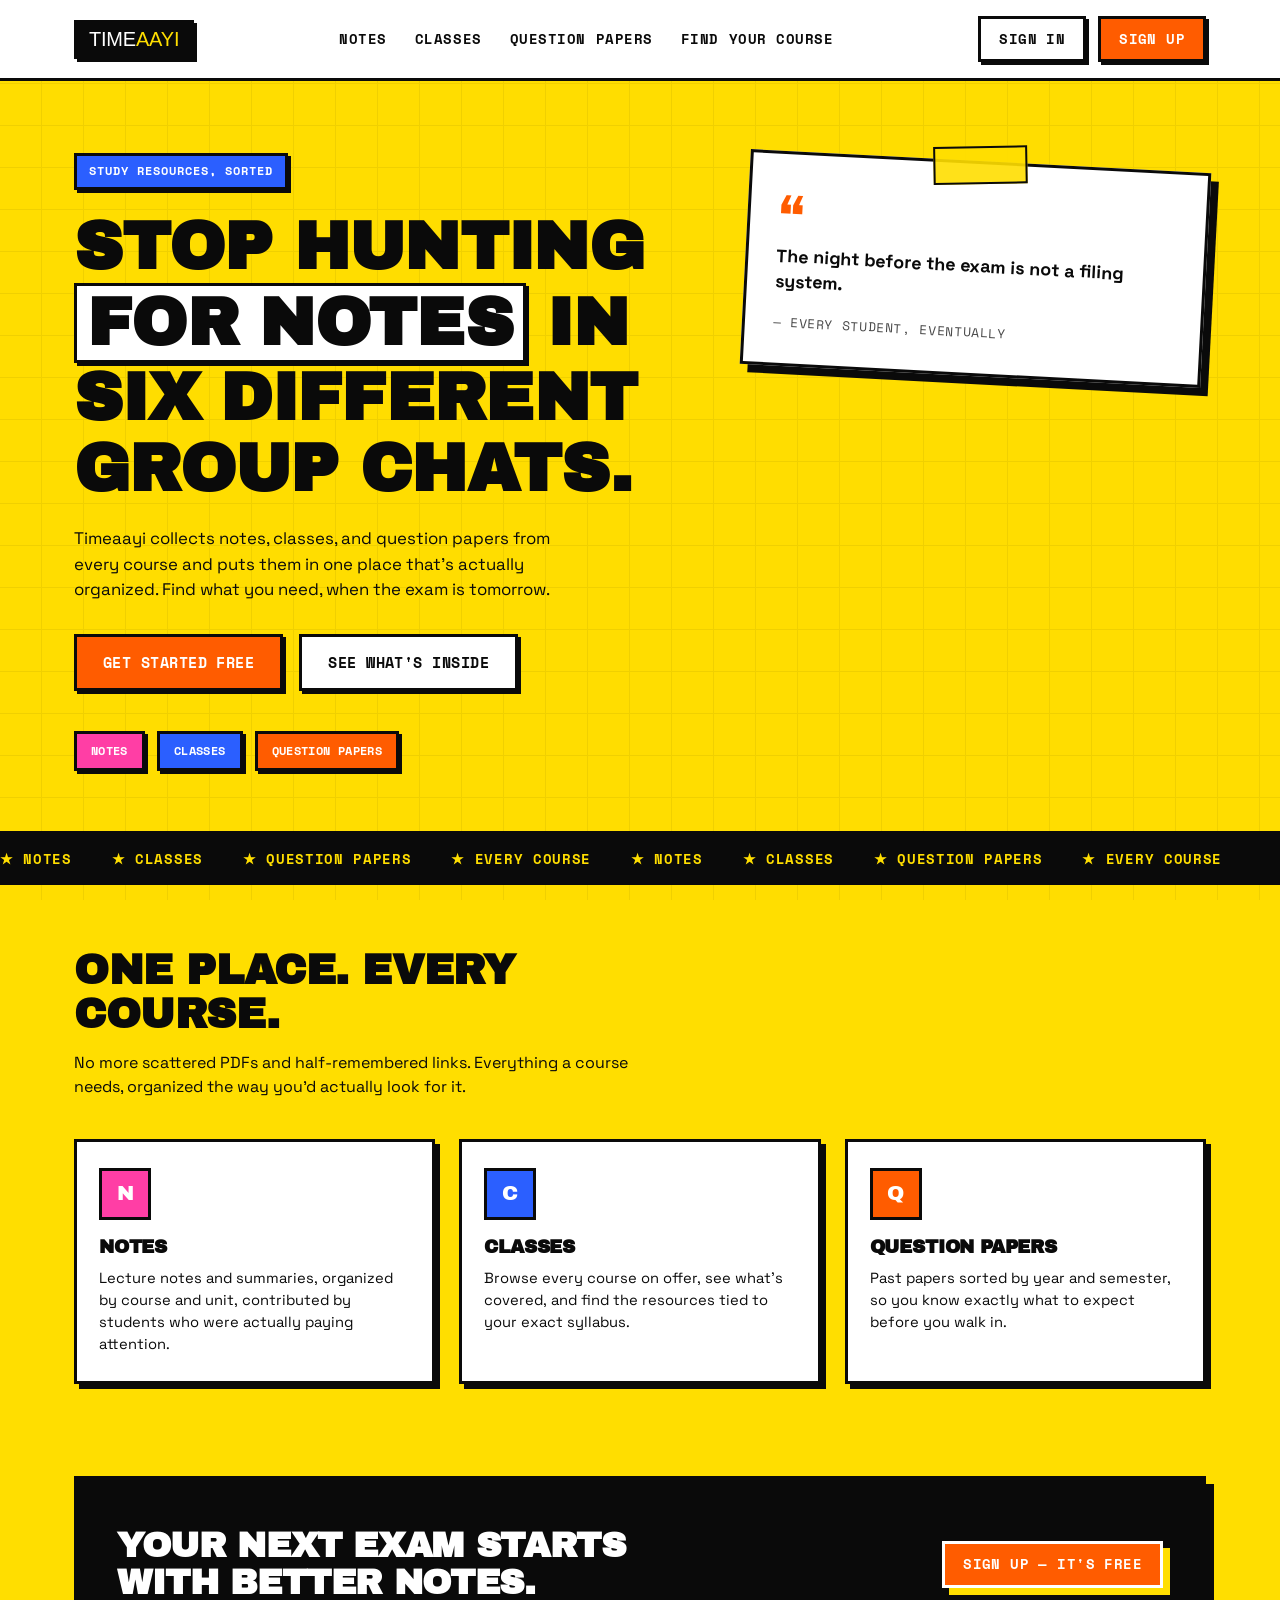
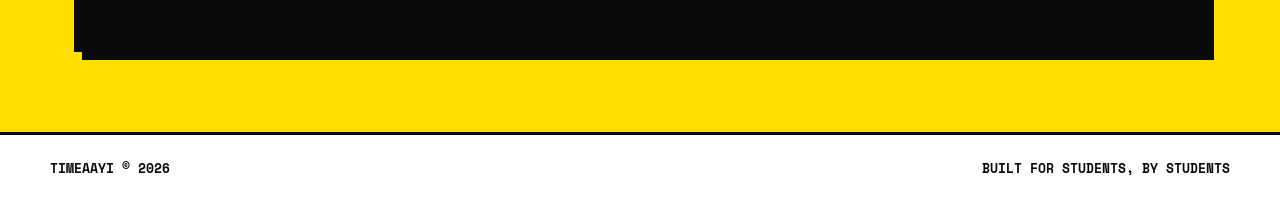
<file: index.html>
<!DOCTYPE html>
<html lang="en">
<head>
<meta charset="UTF-8">
<meta name="viewport" content="width=device-width, initial-scale=1.0">
<title>Timeaayi — Study resources</title>
<meta name="description" content="Timeaayi collects notes, classes, and question papers across every course, in one place.">
<link rel="icon" type="image/png" href="logo.png">
<link rel="preconnect" href="https://fonts.googleapis.com">
<link rel="preconnect" href="https://fonts.gstatic.com" crossorigin>
<link href="https://fonts.googleapis.com/css2?family=Archivo+Black&family=Space+Grotesk:wght@400;500;600;700&family=Space+Mono:wght@400;700&display=swap" rel="stylesheet">
<link rel="stylesheet" href="assets/css/main.css">
<style>
  body {
    background: var(--yellow);
    font-family: 'Space Mono', monospace;
    background-image:
      linear-gradient(var(--black) 1px, transparent 1px),
      linear-gradient(90deg, var(--black) 1px, transparent 1px);
    background-size: 42px 42px;
    background-position: -1px -1px;
    background-attachment: fixed;
  }

  body::before {
    content: "";
    position: fixed;
    inset: 0;
    background: var(--yellow);
    opacity: 0.94;
    z-index: -1;
  }

  .wrap { max-width: 1180px; margin: 0 auto; padding: 0 24px; }

  /* ---------- HERO ---------- */
  .hero { padding: 72px 0 60px; }

  .hero-inner {
    display: grid;
    grid-template-columns: 1.15fr 0.85fr;
    gap: 48px;
    align-items: start;
  }

  .eyebrow {
    display: inline-block;
    background: var(--blue);
    color: var(--white);
    font-weight: 700;
    font-size: 0.78rem;
    text-transform: uppercase;
    letter-spacing: 0.08em;
    padding: 6px 12px;
    border: var(--border);
    box-shadow: var(--shadow-sm);
    margin-bottom: 22px;
  }

  .hero h1 {
    font-size: clamp(2.4rem, 5.4vw, 4.2rem);
    margin-bottom: 22px;
  }

  .hero h1 .highlight {
    background: var(--white);
    box-shadow: var(--shadow-sm);
    border: var(--border);
    padding: 2px 10px;
    display: inline-block;
  }

  .hero p.lead {
    font-family: 'Space Grotesk', sans-serif;
    font-size: 1.05rem;
    max-width: 46ch;
    margin-bottom: 32px;
    font-weight: 400;
  }

  .hero-ctas { display: flex; gap: 16px; flex-wrap: wrap; margin-bottom: 40px; }
  .hero-ctas .btn { padding: 14px 26px; font-size: 0.95rem; }

  .resource-tags { display: flex; gap: 12px; flex-wrap: wrap; }

  .tag {
    font-size: 0.78rem;
    font-weight: 700;
    text-transform: uppercase;
    letter-spacing: 0.03em;
    background: var(--white);
    border: var(--border);
    padding: 8px 14px;
    box-shadow: var(--shadow-sm);
  }
  .tag.notes { background: var(--pink); color: var(--white); }
  .tag.classes { background: var(--blue); color: var(--white); }
  .tag.papers { background: var(--orange); color: var(--white); }

  /* ---------- QUOTE STICKY NOTE ---------- */
  .quote-note {
    background: var(--white);
    border: var(--border);
    box-shadow: var(--shadow-lg);
    padding: 34px 28px 30px;
    transform: rotate(3deg);
    position: relative;
    margin-top: 8px;
  }
  .quote-note::before {
    content: "";
    position: absolute;
    top: -18px;
    left: 50%;
    transform: translateX(-50%) rotate(-4deg);
    width: 90px;
    height: 34px;
    background: rgba(255, 222, 0, 0.9);
    border: 2px solid var(--black);
  }
  .quote-mark {
    font-family: 'Archivo Black', sans-serif;
    font-size: 3.2rem;
    line-height: 1;
    color: var(--orange);
    display: block;
    margin-bottom: 4px;
  }
  .quote-note p { font-size: 1.12rem; font-weight: 700; line-height: 1.4; margin-bottom: 16px; font-family: 'Space Grotesk', sans-serif; }
  .quote-attr { font-size: 0.8rem; font-weight: 400; text-transform: uppercase; letter-spacing: 0.05em; opacity: 0.75; }

  /* ---------- STRIP / MARQUEE ---------- */
  .strip {
    border-top: var(--border);
    border-bottom: var(--border);
    background: var(--black);
    color: var(--yellow);
    overflow: hidden;
    white-space: nowrap;
    padding: 12px 0;
  }
  .strip-track {
    display: inline-flex;
    gap: 40px;
    animation: scroll-left 15s linear infinite;
    font-weight: 700;
    text-transform: uppercase;
    font-size: 0.85rem;
    letter-spacing: 0.05em;
  }
  .strip-track span { flex-shrink: 0; }
  @keyframes scroll-left {
    from { transform: translateX(2000px); }
    to { transform: translateX(-100%); }
  }

  /* ---------- WHAT WE OFFER ---------- */
  .offer { padding: 64px 0 72px; }
  .offer-head { max-width: 60ch; margin-bottom: 40px; }
  .offer-head h2 { font-size: clamp(1.8rem, 3.6vw, 2.6rem); margin-bottom: 14px; }
  .offer-head p { font-family: 'Space Grotesk', sans-serif; }
  .offer-grid { display: grid; grid-template-columns: repeat(3, 1fr); gap: 24px; }

  .card {
    background: var(--white);
    border: var(--border);
    box-shadow: var(--shadow-md);
    padding: 26px 22px;
    transition: transform 0.12s ease, box-shadow 0.12s ease;
  }
  .card:hover { transform: translate(-3px, -3px); box-shadow: 10px 10px 0px var(--black); }

  .card .icon-block {
    width: 52px;
    height: 52px;
    border: var(--border);
    display: flex;
    align-items: center;
    justify-content: center;
    font-family: 'Archivo Black', sans-serif;
    font-size: 1.3rem;
    margin-bottom: 18px;
  }
  .card:nth-child(1) .icon-block { background: var(--pink); color: var(--white); }
  .card:nth-child(2) .icon-block { background: var(--blue); color: var(--white); }
  .card:nth-child(3) .icon-block { background: var(--orange); color: var(--white); }
  .card h3 { font-size: 1.15rem; margin-bottom: 10px; }
  .card p { font-size: 0.92rem; font-weight: 400; font-family: 'Space Grotesk', sans-serif; }

  /* ---------- FOOTER CTA ---------- */
  .final-cta { padding: 20px 0 80px; }
  .final-cta-box {
    background: var(--black);
    color: var(--white);
    border: var(--border);
    box-shadow: var(--shadow-lg);
    padding: 48px 40px;
    display: flex;
    align-items: center;
    justify-content: space-between;
    gap: 24px;
    flex-wrap: wrap;
  }
  .final-cta-box h2 { font-size: clamp(1.6rem, 3.4vw, 2.2rem); max-width: 24ch; }
  .final-cta-box .btn-primary { box-shadow: 7px 7px 0px var(--yellow); border-color: var(--white); }
  .final-cta-box .btn-primary:hover { box-shadow: 10px 10px 0px var(--yellow); }
  .final-cta-box .btn-primary:active { box-shadow: 2px 2px 0px var(--yellow); }

  @media (max-width: 860px) {
    .hero-inner { grid-template-columns: 1fr; }
    .quote-note { transform: rotate(0deg); max-width: 460px; }
    .offer-grid { grid-template-columns: 1fr; }
  }
  @media (max-width: 720px) {
    .final-cta-box { flex-direction: column; align-items: flex-start; }
  }
</style>
</head>
<body>

<header class="site-header">
  <nav class="site-nav" id="siteNav">
    <a href="index.html#top" class="site-logo brand">time<span>aayi</span></a>
    <ul class="nav-links">
      <li><a href="#offer">Notes</a></li>
      <li><a href="#offer">Classes</a></li>
      <li><a href="#offer">Question Papers</a></li>
      <li><a href="#offer">Find your course</a></li>
    </ul>
    <div class="auth-buttons" id="authButtons">
      <a href="#top" class="btn">Sign In</a>
      <a href="#top" class="btn btn-primary">Sign Up</a>
    </div>
    <button class="menu-toggle" id="menuToggle" aria-label="Toggle navigation menu" aria-expanded="false">☰</button>
  </nav>
</header>

<main id="top">
  <section class="hero">
    <div class="wrap hero-inner">
      <div>
        <span class="eyebrow">Study resources, sorted</span>
        <h1>Stop hunting <span class="highlight">for notes</span> in six different group chats.</h1>
        <p class="lead">Timeaayi collects notes, classes, and question papers from every course and puts them in one place that's actually organized. Find what you need, when the exam is tomorrow.</p>
        <div class="hero-ctas">
          <a href="select-course.html" class="btn btn-primary">Get started free</a>
          <a href="select-course.html" class="btn">See what's inside</a>
        </div>
        <div class="resource-tags">
          <span class="tag notes">Notes</span>
          <span class="tag classes">Classes</span>
          <span class="tag papers">Question Papers</span>
        </div>
      </div>

      <div class="quote-note">
        <span class="quote-mark">&ldquo;</span>
        <p>The night before the exam is not a filing system.</p>
        <span class="quote-attr">— every student, eventually</span>
      </div>
    </div>
  </section>

  <div class="strip" aria-hidden="true">
    <div class="strip-track">
      <span>★ NOTES</span><span>★ CLASSES</span><span>★ QUESTION PAPERS</span><span>★ EVERY COURSE</span>
      <span>★ NOTES</span><span>★ CLASSES</span><span>★ QUESTION PAPERS</span><span>★ EVERY COURSE</span>
    </div>
  </div>

  <section class="offer" id="offer">
    <div class="wrap">
      <div class="offer-head">
        <h2>One place. Every course.</h2>
        <p>No more scattered PDFs and half-remembered links. Everything a course needs, organized the way you'd actually look for it.</p>
      </div>
      <div class="offer-grid">
        <div class="card">
          <div class="icon-block">N</div>
          <h3>Notes</h3>
          <p>Lecture notes and summaries, organized by course and unit, contributed by students who were actually paying attention.</p>
        </div>
        <div class="card">
          <div class="icon-block">C</div>
          <h3>Classes</h3>
          <p>Browse every course on offer, see what's covered, and find the resources tied to your exact syllabus.</p>
        </div>
        <div class="card">
          <div class="icon-block">Q</div>
          <h3>Question Papers</h3>
          <p>Past papers sorted by year and semester, so you know exactly what to expect before you walk in.</p>
        </div>
      </div>
    </div>
  </section>

  <section class="final-cta">
    <div class="wrap">
      <div class="final-cta-box">
        <h2>Your next exam starts with better notes.</h2>
        <a href="#top" class="btn btn-primary">Sign up — it's free</a>
      </div>
    </div>
  </section>
</main>

<footer class="site-footer">
  <div class="footer-inner">
    <span>Timeaayi © 2026</span>
    <span>Built for students, by students</span>
  </div>
</footer>

<script src="assets/js/app.js"></script>
<script>
  const menuToggle = document.getElementById('menuToggle');
  const nav = document.getElementById('siteNav');

  menuToggle.addEventListener('click', () => {
    const isOpen = nav.classList.toggle('open');
    menuToggle.setAttribute('aria-expanded', isOpen);
    menuToggle.textContent = isOpen ? '✕' : '☰';
  });

  document.querySelectorAll('.nav-links a').forEach(link => {
    link.addEventListener('click', () => {
      nav.classList.remove('open');
      menuToggle.setAttribute('aria-expanded', 'false');
      menuToggle.textContent = '☰';
    });
  });

  TimeaayiAuth.renderAuthButtons('authButtons');
</script>

</body>
</html>
</file>
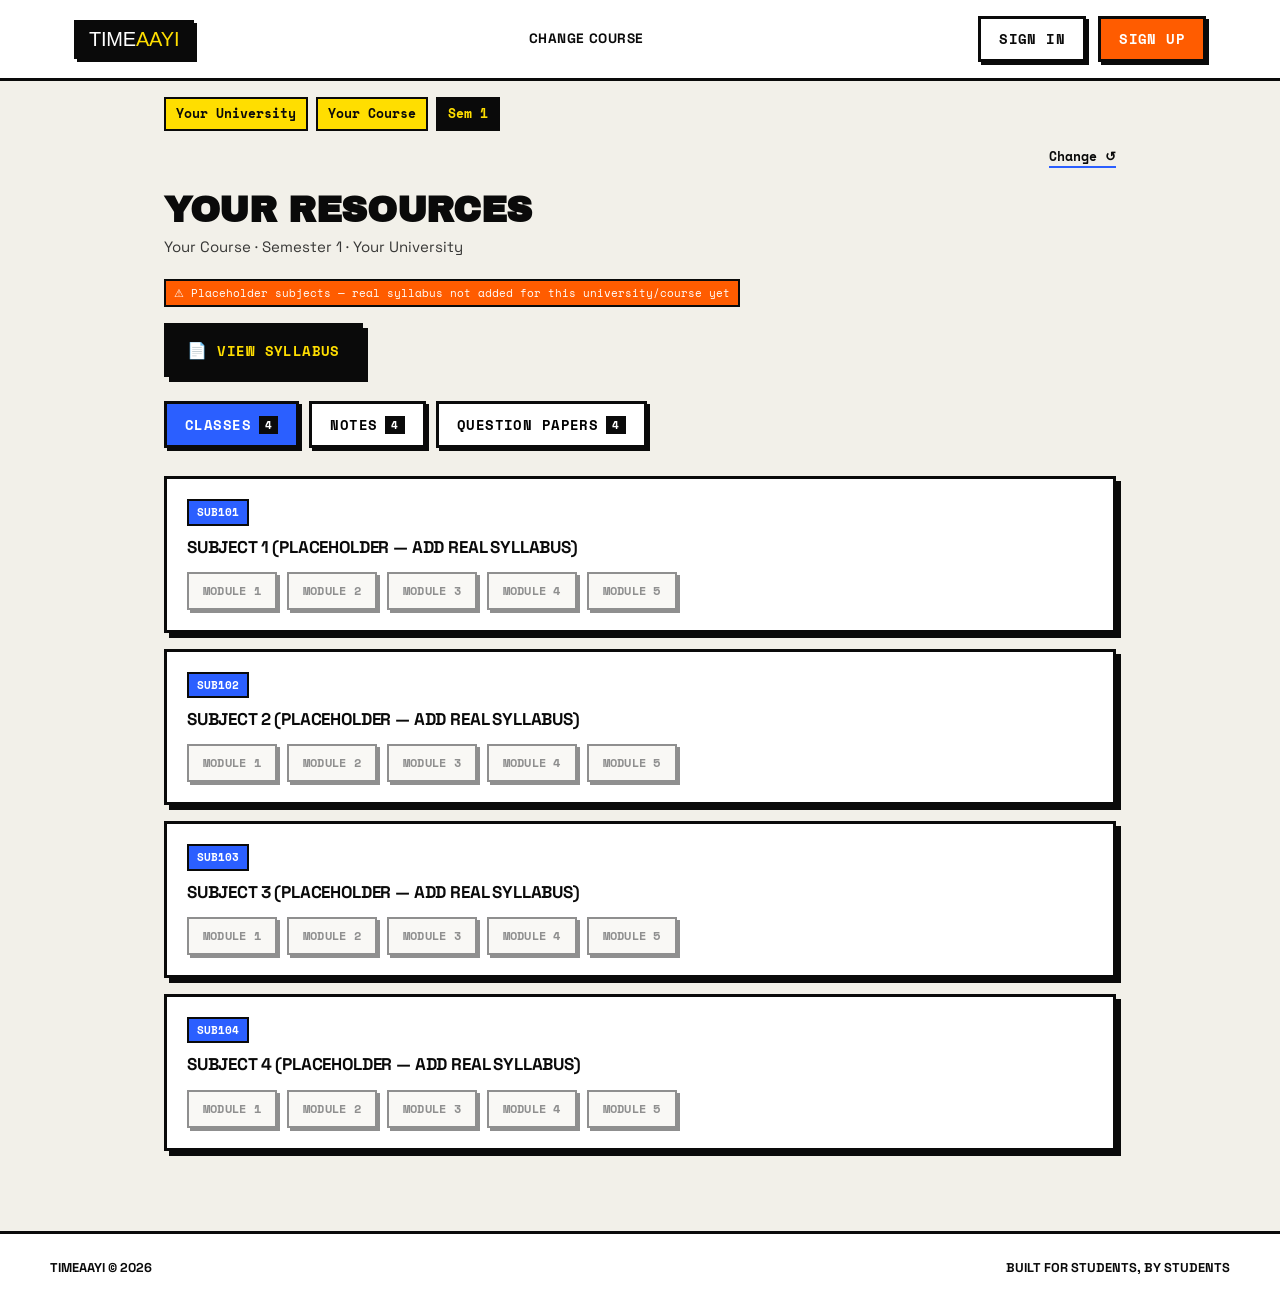
<file: resources.html>
<!DOCTYPE html>
<html lang="en">
<head>
<meta charset="UTF-8">
<meta name="viewport" content="width=device-width, initial-scale=1.0">
<title>Your Resources — Timeaayi</title>
<link rel="icon" type="image/png" href="logo.png">
<link rel="preconnect" href="https://fonts.googleapis.com">
<link href="https://fonts.googleapis.com/css2?family=Archivo+Black&family=Space+Grotesk:wght@400;500;600;700&family=Space+Mono:wght@400;700&display=swap" rel="stylesheet">
<link rel="stylesheet" href="assets/css/main.css">
<style>
  body { background: var(--gray); min-height: 100vh; }

  .page-header-row {
    max-width: 1000px;
    margin: 0 auto;
    padding: 16px 24px 0;
    display: flex;
    justify-content: flex-end;
  }

  .change-link {
    font-family: 'Space Mono', monospace;
    font-size: 13px;
    font-weight: 700;
    color: var(--black);
    text-decoration: none;
    border-bottom: 2px solid var(--blue);
  }
  .change-link:hover { color: var(--blue); }

  .breadcrumb {
    display: flex;
    align-items: center;
    gap: 8px;
    flex-wrap: wrap;
    font-family: 'Space Mono', monospace;
    font-size: 13px;
    max-width: 1000px;
    margin: 16px auto 0;
    padding: 0 24px;
  }

  .crumb { background: var(--yellow); border: 2px solid var(--black); padding: 5px 10px; font-weight: 700; }
  .crumb.sem { background: var(--black); color: var(--yellow); }

  main { max-width: 1000px; margin: 0 auto; padding: 24px 24px 80px; }

  h1 { font-size: clamp(26px, 4vw, 36px); margin-bottom: 6px; }
  .subhead { font-size: 15px; margin-bottom: 20px; opacity: 0.8; }

  /* ---------- Syllabus button ---------- */
  .syllabus-row { margin-bottom: 24px; }

  .syllabus-btn {
    display: inline-flex;
    align-items: center;
    gap: 10px;
    font-family: 'Space Mono', monospace;
    font-weight: 700;
    font-size: 14px;
    text-transform: uppercase;
    letter-spacing: 0.03em;
    background: var(--black);
    color: var(--yellow);
    border: var(--border);
    padding: 12px 20px;
    box-shadow: var(--shadow-md);
    cursor: pointer;
    text-decoration: none;
    transition: transform 0.1s ease, box-shadow 0.1s ease;
  }
  .syllabus-btn:hover { transform: translate(-3px, -3px); box-shadow: 8px 8px 0px var(--black); }
  .syllabus-btn:active { transform: translate(2px, 2px); box-shadow: 2px 2px 0px var(--black); }
  .syllabus-btn .icon { font-size: 16px; }

  .placeholder-note {
    display: none;
    margin-top: 10px;
    font-family: 'Space Mono', monospace;
    font-size: 12px;
    background: var(--white);
    border: 2px dashed var(--black);
    padding: 8px 12px;
    max-width: fit-content;
  }
  .placeholder-note.show { display: block; }

  .tabs { display: flex; gap: 10px; margin-bottom: 28px; flex-wrap: wrap; }

  .tab {
    font-family: 'Space Mono', monospace;
    font-weight: 700;
    font-size: 14px;
    text-transform: uppercase;
    letter-spacing: 0.03em;
    background: var(--white);
    border: var(--border);
    padding: 10px 18px;
    cursor: pointer;
    box-shadow: var(--shadow-sm);
    transition: transform 0.1s ease, box-shadow 0.1s ease, background 0.1s ease;
    display: flex;
    align-items: center;
    gap: 8px;
  }
  .tab:hover { transform: translate(-2px, -2px); box-shadow: var(--shadow-md); }
  .tab .count { background: var(--black); color: var(--white); font-size: 11px; padding: 1px 6px; }

  .tab.active[data-tab="classes"] { background: var(--blue); color: var(--white); }
  .tab.active[data-tab="notes"] { background: var(--yellow); }
  .tab.active[data-tab="papers"] { background: var(--orange); color: var(--white); }

  .panel { display: none; }
  .panel.active { display: block; }

  /* ---------- Subject list (replaces the old resource-card grid) ---------- */
  .subject-list { display: flex; flex-direction: column; gap: 16px; }

  .subject-card {
    background: var(--white);
    border: var(--border);
    box-shadow: var(--shadow-md);
    padding: 20px;
    transition: transform 0.1s ease, box-shadow 0.1s ease;
  }
  .subject-card:hover { transform: translate(-3px, -3px); box-shadow: var(--shadow-lg); }

  .card-tag {
    font-family: 'Space Mono', monospace;
    font-size: 11px;
    font-weight: 700;
    text-transform: uppercase;
    display: inline-block;
    padding: 3px 8px;
    border: 2px solid var(--black);
    margin-bottom: 10px;
  }
  .panel[data-panel="classes"] .card-tag { background: var(--blue); color: var(--white); }
  .panel[data-panel="notes"] .card-tag { background: var(--yellow); }
  .panel[data-panel="papers"] .card-tag { background: var(--orange); color: var(--white); }

  .subject-card h3 {
    font-family: 'Space Grotesk', sans-serif;
    font-size: 17px;
    font-weight: 700;
    line-height: 1.3;
    margin-bottom: 14px;
  }

  .module-row { display: flex; flex-wrap: wrap; gap: 10px; }

  .module-btn {
    font-family: 'Space Mono', monospace;
    font-size: 12px;
    font-weight: 700;
    text-transform: uppercase;
    letter-spacing: 0.02em;
    background: var(--white);
    border: 2px solid var(--black);
    padding: 8px 14px;
    box-shadow: 3px 3px 0px var(--black);
    text-decoration: none;
    color: var(--black);
    cursor: pointer;
    transition: transform 0.1s ease, box-shadow 0.1s ease, background 0.1s ease;
  }
  .module-btn:hover { transform: translate(-2px, -2px); box-shadow: 5px 5px 0px var(--black); background: var(--gray); }
  .module-btn:active { transform: translate(1px, 1px); box-shadow: 1px 1px 0px var(--black); }

  .panel[data-panel="classes"] .module-btn:hover { background: var(--blue); color: var(--white); }
  .panel[data-panel="notes"] .module-btn:hover { background: var(--yellow); }
  .panel[data-panel="papers"] .module-btn:hover { background: var(--orange); color: var(--white); }

  /* Buttons with no URL yet — visibly inactive, no hover lift, no shadow travel */
  .module-btn.module-btn--disabled {
    background: var(--gray);
    color: var(--black);
    opacity: 0.45;
    cursor: not-allowed;
    box-shadow: 3px 3px 0px var(--black);
  }
  .module-btn.module-btn--disabled:hover,
  .module-btn.module-btn--disabled:active {
    transform: none;
    box-shadow: 3px 3px 0px var(--black);
    background: var(--gray);
    color: var(--black);
  }

  .empty {
    border: 3px dashed var(--black);
    padding: 40px 24px;
    text-align: center;
    font-family: 'Space Mono', monospace;
    font-size: 14px;
    opacity: 0.75;
  }

  .fallback-flag {
    font-family: 'Space Mono', monospace;
    font-size: 11px;
    background: var(--orange);
    color: var(--white);
    border: 2px solid var(--black);
    padding: 4px 8px;
    display: inline-block;
    margin-bottom: 16px;
  }

  @media (max-width: 600px) {
    .page-header-row { justify-content: flex-start; }
  }
</style>
</head>
<body>
  <header class="site-header">
    <nav class="site-nav" id="siteNav">
      <a href="index.html" class="site-logo brand">time<span>aayi</span></a>
      <ul class="nav-links">
        <li><a href="select-course.html">Change course</a></li>
      </ul>
      <div class="auth-buttons" id="authButtons">
        <a href="signin.html" class="btn">Sign In</a>
        <a href="signup.html" class="btn btn-primary">Sign Up</a>
      </div>
      <button class="menu-toggle" id="menuToggle" aria-label="Toggle navigation menu" aria-expanded="false">☰</button>
    </nav>
  </header>

  <div class="breadcrumb" id="breadcrumb"></div>
  <div class="page-header-row">
    <a href="select-course.html" class="change-link">Change ↺</a>
  </div>

  <main>
    <h1 id="pageTitle">Your resources</h1>
    <p class="subhead" id="pageSub">Everything for this semester, in one place.</p>

    <div id="fallbackFlag"></div>

    <div class="syllabus-row">
      <a href="#" class="syllabus-btn" id="syllabusBtn"><span class="icon">📄</span> View Syllabus</a>
      
    </div>

    <div class="tabs">
      <button class="tab active" data-tab="classes">Classes <span class="count" id="countClasses">0</span></button>
      <button class="tab" data-tab="notes">Notes <span class="count" id="countNotes">0</span></button>
      <button class="tab" data-tab="papers">Question Papers <span class="count" id="countPapers">0</span></button>
    </div>

    <section class="panel active" data-panel="classes">
      <div class="subject-list" id="gridClasses"></div>
    </section>

    <section class="panel" data-panel="notes">
      <div class="subject-list" id="gridNotes"></div>
    </section>

    <section class="panel" data-panel="papers">
      <div class="subject-list" id="gridPapers"></div>
    </section>
  </main>

  <footer class="site-footer">
    <div class="footer-inner">
      <span>Timeaayi © 2026</span>
      <span>Built for students, by students</span>
    </div>
  </footer>

<script src="assets/js/app.js"></script>
<script src="data/manifest.js"></script>
<script>
  // ---- Read selection from URL ----
  // select-course.html already sends both the machine key (university/course)
  // and the display label (universityLabel/courseLabel) — we need the keys
  // to look up real syllabus data, and the labels just for the breadcrumb text.
  const params = new URLSearchParams(window.location.search);
  const universityKey   = params.get('university') || '';
  const courseKey       = params.get('course') || '';
  const universityLabel = params.get('universityLabel') || 'Your University';
  const courseLabel     = params.get('courseLabel') || 'Your Course';
  const semester        = parseInt(params.get('semester') || '1', 10);

  document.getElementById('breadcrumb').innerHTML = `
    <span class="crumb">${universityLabel}</span>
    <span class="crumb">${courseLabel}</span>
    <span class="crumb sem">Sem ${semester}</span>
  `;
  document.getElementById('pageSub').textContent =
    `${courseLabel} · Semester ${semester} · ${universityLabel}`;

  // =====================================================================
  // COURSE DATA LOADING
  // resources.html no longer contains any syllabus data itself.
  // COURSE_MANIFEST (from data/manifest.js, loaded just above this script) maps
  // "university:course" -> a data file. We load that one file with a
  // dynamically-injected <script> tag, which populates window.COURSE_DATA.
  //
  // Using a <script> tag (not fetch()) is deliberate: fetch() of a local
  // file is blocked by the browser when the site is opened directly as
  // file:// (no server), which is how this project is still tested
  // locally. <script> tags aren't subject to that restriction, so this
  // works identically both locally and once deployed.
  //
  // To add a new course: create /data/<uni>-<course>.js in the same shape
  // (window.COURSE_DATA = { meta, semesters }), then add one line to
  // data/manifest.js. Nothing here needs to change.
  // =====================================================================
  const manifestKey = `${universityKey}:${courseKey}`;
  const dataFilePath = window.COURSE_MANIFEST ? window.COURSE_MANIFEST[manifestKey] : undefined;

  // Used whenever the manifest has no entry for the chosen university/course
  // (e.g. it hasn't been built yet). Clearly labeled as placeholder so it's
  // obvious in the UI it isn't real.
  function fallbackSubjects(sem) {
    return [
      { code: `SUB${sem}01`, name: 'Subject 1 (placeholder — add real syllabus)' },
      { code: `SUB${sem}02`, name: 'Subject 2 (placeholder — add real syllabus)' },
      { code: `SUB${sem}03`, name: 'Subject 3 (placeholder — add real syllabus)' },
      { code: `SUB${sem}04`, name: 'Subject 4 (placeholder — add real syllabus)' },
    ];
  }

  function showFallbackFlag() {
    document.getElementById('fallbackFlag').innerHTML =
      `<span class="fallback-flag">⚠ Placeholder subjects — real syllabus not added for this university/course yet</span>`;
  }

  // ---- Module / year labels for the 5 buttons per subject ----
  const MODULES = ['Module 1', 'Module 2', 'Module 3', 'Module 4', 'Module 5'];

  // Fallback only — used for placeholder subjects that have no course data
  // (and therefore no meta.paperYears) behind them at all.
  const CURRENT_YEAR = new Date().getFullYear();
  const DEFAULT_YEARS = Array.from({ length: 5 }, (_, i) => CURRENT_YEAR - i);

  // ---- Render a subject list for one tab ----
  // kind: 'classes' | 'notes' | 'papers' — determines button labels and tag color (via CSS)
  // years: the specific year list to use for the 'papers' tab (from
  //   COURSE_DATA.meta.paperYears when real course data is loaded).
  function renderSubjectList(gridId, kind, subjects, years) {
    const grid = document.getElementById(gridId);
    if (!subjects.length) {
      grid.innerHTML = `<div class="empty">Nothing uploaded here yet. Check back soon, or be the first to add one.</div>`;
      return;
    }

    const labels = kind === 'papers' ? years : MODULES;

    grid.innerHTML = subjects.map(sub => {
      const buttons = labels.map(label => {
        const url = sub.links?.[kind]?.[label];
        if (url) {
          // Real file — normal working link, opens in a new tab.
          return `<a href="${url}" target="_blank" rel="noopener" class="module-btn">${label}</a>`;
        }
        // No URL yet — render as inert, visibly disabled, no dead href.
        return `<span class="module-btn module-btn--disabled" title="Not added yet">${label}</span>`;
      }).join('');

      return `
        <div class="subject-card">
          <span class="card-tag">${sub.code}</span>
          <h3>${sub.name}</h3>
          <div class="module-row">${buttons}</div>
        </div>
      `;
    }).join('');
  }

  // ---- Once we have subjects (real or fallback), render the whole page ----
  function renderPage(subjects, syllabusUrl, years) {
    const paperYears = years || DEFAULT_YEARS;
    renderSubjectList('gridClasses', 'classes', subjects, paperYears);
    renderSubjectList('gridNotes', 'notes', subjects, paperYears);
    renderSubjectList('gridPapers', 'papers', subjects, paperYears);

    document.getElementById('countClasses').textContent = subjects.length;
    document.getElementById('countNotes').textContent = subjects.length;
    document.getElementById('countPapers').textContent = subjects.length;

    // Buttons with a real link (rendered as <a>) navigate normally — no JS
    // needed. Buttons with no link yet are rendered as inert <span>s (see
    // renderSubjectList), so there's nothing to wire up for those either.

    document.getElementById('syllabusBtn').addEventListener('click', (e) => {
      if (syllabusUrl) {
        window.open(syllabusUrl, '_blank');
      } else {
        e.preventDefault();
        const note = document.getElementById('syllabusNote');
        if (note) note.classList.toggle('show');
      }
    });
  }

  if (dataFilePath) {
    // Real course data exists — load it, then render from it.
    const script = document.createElement('script');
    script.src = dataFilePath;
    script.onload = () => {
      const subjects = (window.COURSE_DATA && window.COURSE_DATA.semesters[semester]) || [];
      if (!subjects.length) showFallbackFlag();
      renderPage(
        subjects.length ? subjects : fallbackSubjects(semester),
        window.COURSE_DATA?.meta?.syllabusUrl,
        window.COURSE_DATA?.meta?.paperYears
      );
    };
    script.onerror = () => {
      // Data file listed in the manifest but failed to load (e.g. typo'd path).
      showFallbackFlag();
      renderPage(fallbackSubjects(semester), null);
    };
    document.head.appendChild(script);
  } else {
    // No manifest entry for this university/course yet.
    showFallbackFlag();
    renderPage(fallbackSubjects(semester), null);
  }

  // ---- Tabs ----
  const tabs = document.querySelectorAll('.tab');
  const panels = document.querySelectorAll('.panel');
  tabs.forEach(tab => {
    tab.addEventListener('click', () => {
      tabs.forEach(t => t.classList.remove('active'));
      panels.forEach(p => p.classList.remove('active'));
      tab.classList.add('active');
      document.querySelector(`.panel[data-panel="${tab.dataset.tab}"]`).classList.add('active');
    });
  });

  // ---- Shared header behavior ----
  const menuToggle = document.getElementById('menuToggle');
  const nav = document.getElementById('siteNav');
  menuToggle.addEventListener('click', () => {
    const isOpen = nav.classList.toggle('open');
    menuToggle.setAttribute('aria-expanded', isOpen);
    menuToggle.textContent = isOpen ? '✕' : '☰';
  });
  TimeaayiAuth.renderAuthButtons('authButtons');

  // Note: resources are viewable without an account in this version.
  // To require sign-in before browsing, uncomment the line below:
  // TimeaayiAuth.requireLogin();
</script>
</body>
</html>
</file>
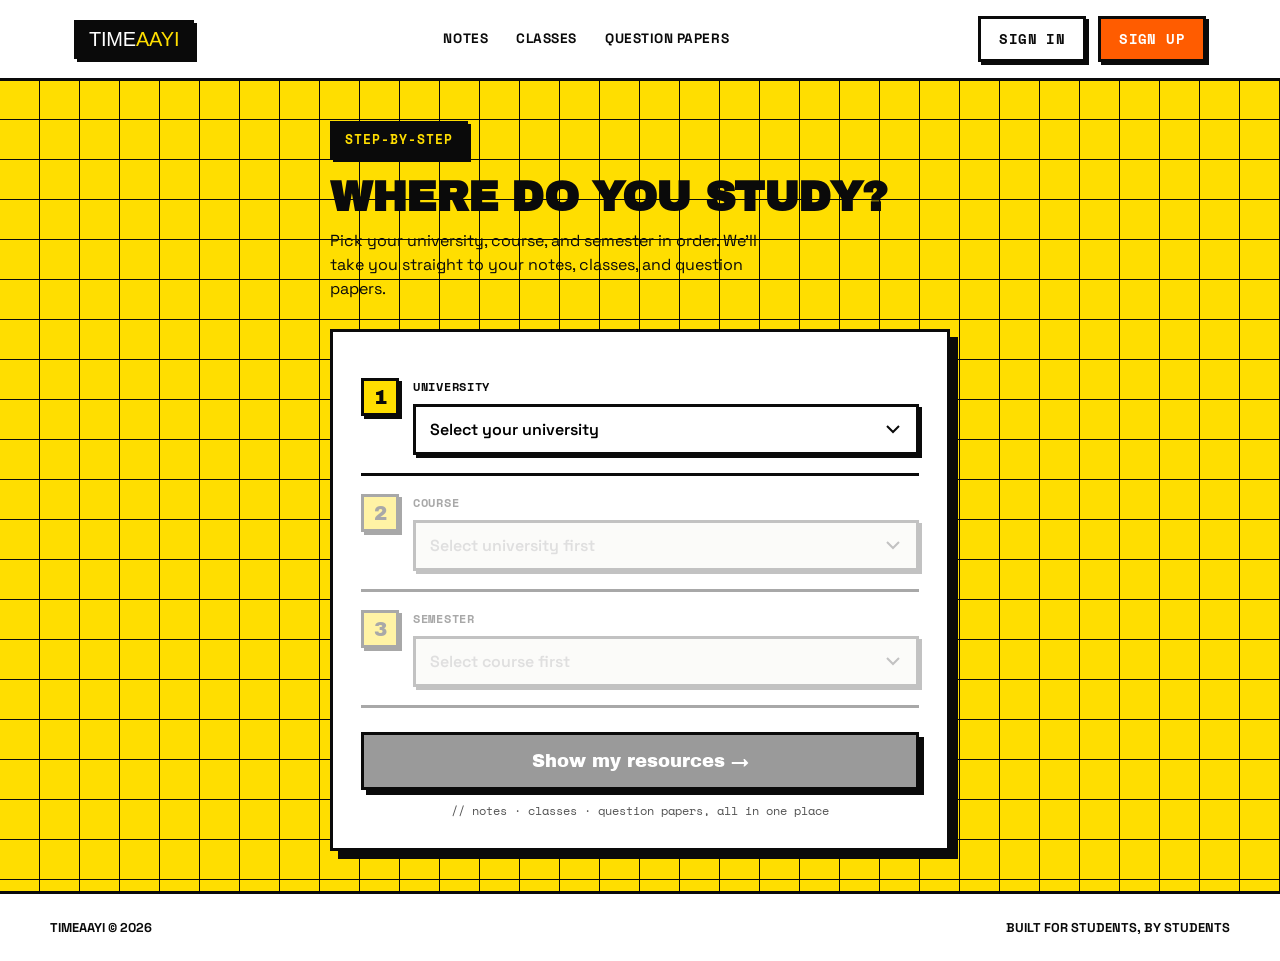
<file: select-course.html>
<!DOCTYPE html>
<html lang="en">
<head>
<meta charset="UTF-8">
<meta name="viewport" content="width=device-width, initial-scale=1.0">
<title>Find Your Resources — Timeaayi</title>
<link rel="icon" type="image/png" href="logo.png">
<link rel="preconnect" href="https://fonts.googleapis.com">
<link href="https://fonts.googleapis.com/css2?family=Archivo+Black&family=Space+Grotesk:wght@400;500;600;700&family=Space+Mono:wght@400;700&display=swap" rel="stylesheet">
<link rel="stylesheet" href="assets/css/main.css">
<style>
  body {
    background: var(--yellow);
    background-image:
      linear-gradient(var(--black) 1px, transparent 1px),
      linear-gradient(90deg, var(--black) 1px, transparent 1px);
    background-size: 40px 40px;
    background-position: -1px -1px;
    background-attachment: fixed;
    min-height: 100vh;
    display: flex;
    flex-direction: column;
  }

  .page-body {
    flex: 1;
    display: flex;
    align-items: center;
    justify-content: center;
    padding: 40px 24px;
  }

  .wrap { width: 100%; max-width: 620px; }

  .eyebrow {
    font-family: 'Space Mono', monospace;
    font-size: 13px;
    font-weight: 700;
    letter-spacing: 0.08em;
    text-transform: uppercase;
    background: var(--black);
    color: var(--yellow);
    display: inline-block;
    padding: 6px 12px;
    margin-bottom: 16px;
    border: var(--border);
    box-shadow: var(--shadow-sm);
  }

  h1 { font-size: clamp(28px, 5vw, 42px); line-height: 1.05; margin-bottom: 10px; }
  .sub { font-size: 16px; margin-bottom: 28px; max-width: 46ch; }

  .card {
    background: var(--white);
    border: var(--border);
    box-shadow: var(--shadow-lg);
    padding: 28px;
  }

  .step {
    display: flex;
    gap: 14px;
    align-items: flex-start;
    padding: 18px 0;
    border-bottom: 3px solid var(--black);
    transition: opacity 0.15s ease;
  }
  .step:last-of-type { border-bottom: none; padding-bottom: 6px; }
  .step.disabled { opacity: 0.35; pointer-events: none; }

  .step-num {
    font-family: 'Archivo Black', sans-serif;
    font-size: 20px;
    width: 38px;
    height: 38px;
    flex-shrink: 0;
    background: var(--yellow);
    border: 3px solid var(--black);
    box-shadow: 3px 3px 0px var(--black);
    display: flex;
    align-items: center;
    justify-content: center;
  }
  .step.done .step-num { background: var(--blue); color: var(--white); }

  .step-body { flex: 1; min-width: 0; }

  label {
    display: block;
    font-family: 'Space Mono', monospace;
    font-size: 12px;
    font-weight: 700;
    text-transform: uppercase;
    letter-spacing: 0.06em;
    margin-bottom: 8px;
  }

  select {
    width: 100%;
    font-family: 'Space Grotesk', sans-serif;
    font-size: 16px;
    font-weight: 600;
    padding: 12px 14px;
    border: 3px solid var(--black);
    background: var(--white)
      url("data:image/svg+xml,%3Csvg xmlns='http://www.w3.org/2000/svg' width='14' height='9'%3E%3Cpath d='M1 1l6 6 6-6' stroke='%230a0a0a' stroke-width='2' fill='none'/%3E%3C/svg%3E")
      no-repeat right 16px center;
    appearance: none;
    -webkit-appearance: none;
    cursor: pointer;
    box-shadow: 3px 3px 0px var(--black);
    transition: transform 0.1s ease, box-shadow 0.1s ease;
  }
  select:disabled { cursor: not-allowed; background-color: var(--gray); }
  select:not(:disabled):hover { transform: translate(-2px, -2px); box-shadow: 5px 5px 0px var(--black); }
  select:not(:disabled):focus-visible { outline: 3px solid var(--blue); outline-offset: 2px; }

  .submit-row { margin-top: 24px; }

  button.submit {
    width: 100%;
    font-family: 'Archivo Black', sans-serif;
    font-size: 18px;
    color: var(--white);
    background: var(--black);
    border: var(--border);
    padding: 16px;
    cursor: pointer;
    box-shadow: var(--shadow-md);
    transition: transform 0.1s ease, box-shadow 0.1s ease, background 0.15s ease;
  }
  button.submit:disabled { background: #9a9a9a; cursor: not-allowed; box-shadow: var(--shadow-md); }
  button.submit:not(:disabled):hover { transform: translate(-3px, -3px); box-shadow: 9px 9px 0px var(--black); background: var(--blue); }
  button.submit:not(:disabled):active { transform: translate(2px, 2px); box-shadow: 2px 2px 0px var(--black); }

  .hint { font-family: 'Space Mono', monospace; font-size: 12px; margin-top: 12px; text-align: center; opacity: 0.7; }

  @media (max-width: 480px) {
    .card { padding: 20px; }
    .step { gap: 10px; }
  }
</style>
</head>
<body>
  <header class="site-header">
    <nav class="site-nav" id="siteNav">
      <a href="index.html" class="site-logo brand">time<span>aayi</span></a>
      <ul class="nav-links">
        <li><a href="index.html#offer">Notes</a></li>
        <li><a href="index.html#offer">Classes</a></li>
        <li><a href="index.html#offer">Question Papers</a></li>
      </ul>
      <div class="auth-buttons" id="authButtons">
        <a href="signin.html" class="btn">Sign In</a>
        <a href="signup.html" class="btn btn-primary">Sign Up</a>
      </div>
      <button class="menu-toggle" id="menuToggle" aria-label="Toggle navigation menu" aria-expanded="false">☰</button>
    </nav>
  </header>

  <div class="page-body">
    <div class="wrap">
      <span class="eyebrow">Step-by-step</span>
      <h1>Where do you study?</h1>
      <p class="sub">Pick your university, course, and semester in order. We'll take you straight to your notes, classes, and question papers.</p>

      <form class="card" id="selectForm" novalidate>
        <div class="step" id="stepUniversity">
          <div class="step-num">1</div>
          <div class="step-body">
            <label for="university">University</label>
            <select id="university" required>
              <option value="" disabled selected>Select your university</option>
            </select>
          </div>
        </div>

        <div class="step disabled" id="stepCourse">
          <div class="step-num">2</div>
          <div class="step-body">
            <label for="course">Course</label>
            <select id="course" required disabled>
              <option value="" disabled selected>Select university first</option>
            </select>
          </div>
        </div>

        <div class="step disabled" id="stepSemester">
          <div class="step-num">3</div>
          <div class="step-body">
            <label for="semester">Semester</label>
            <select id="semester" required disabled>
              <option value="" disabled selected>Select course first</option>
            </select>
          </div>
        </div>

        <div class="submit-row">
          <button type="submit" class="submit" id="submitBtn" disabled>Show my resources →</button>
          <p class="hint">// notes · classes · question papers, all in one place</p>
        </div>
      </form>
    </div>
  </div>

  <footer class="site-footer">
    <div class="footer-inner">
      <span>Timeaayi © 2026</span>
      <span>Built for students, by students</span>
    </div>
  </footer>

<script src="assets/js/app.js"></script>
<script>
  // ---- University / course dropdown data ----
  // Deliberately trimmed to only the courses that have real syllabus data
  // behind them in /data (see data/manifest.js). Keeping this list in sync
  // with the manifest is what stops a student from picking a course that
  // dead-ends on a placeholder resources page.
  //
  // To add a course once you've built its data file:
  // 1. Add an entry here (label + semester count).
  // 2. Add the matching line to data/manifest.js.
  // { university: { label, courses: { course: { label, semesters: n } } } }
  const DATA = {
    calicut: {
      label: "University of Calicut",
      courses: {
        bca: { label: "BCA", semesters: 8 },
        bsc_cs: { label: "B.Sc. Computer Science", semesters: 8 },
      },
    },
  };

  const uniSelect = document.getElementById('university');
  const courseSelect = document.getElementById('course');
  const semSelect = document.getElementById('semester');
  const stepCourse = document.getElementById('stepCourse');
  const stepSemester = document.getElementById('stepSemester');
  const submitBtn = document.getElementById('submitBtn');

  function fillOptions(select, placeholder) {
    select.innerHTML = `<option value="" disabled selected>${placeholder}</option>`;
  }

  Object.entries(DATA).forEach(([key, uni]) => {
    const opt = document.createElement('option');
    opt.value = key;
    opt.textContent = uni.label;
    uniSelect.appendChild(opt);
  });

  uniSelect.addEventListener('change', () => {
    const uni = DATA[uniSelect.value];
    fillOptions(courseSelect, 'Select your course');
    Object.entries(uni.courses).forEach(([key, course]) => {
      const opt = document.createElement('option');
      opt.value = key;
      opt.textContent = course.label;
      courseSelect.appendChild(opt);
    });
    courseSelect.disabled = false;
    stepCourse.classList.remove('disabled');
    document.getElementById('stepUniversity').classList.add('done');

    semSelect.disabled = true;
    fillOptions(semSelect, 'Select course first');
    stepSemester.classList.add('disabled');
    stepCourse.classList.remove('done');
    submitBtn.disabled = true;
  });

  courseSelect.addEventListener('change', () => {
    const uni = DATA[uniSelect.value];
    const course = uni.courses[courseSelect.value];
    fillOptions(semSelect, 'Select your semester');
    for (let i = 1; i <= course.semesters; i++) {
      const opt = document.createElement('option');
      opt.value = i;
      opt.textContent = `Semester ${i}`;
      semSelect.appendChild(opt);
    }
    semSelect.disabled = false;
    stepSemester.classList.remove('disabled');
    stepCourse.classList.add('done');
    submitBtn.disabled = true;
  });

  semSelect.addEventListener('change', () => {
    stepSemester.classList.add('done');
    submitBtn.disabled = false;
  });

  document.getElementById('selectForm').addEventListener('submit', (e) => {
    e.preventDefault();
    if (!uniSelect.value || !courseSelect.value || !semSelect.value) return;

    const uni = DATA[uniSelect.value];
    const course = uni.courses[courseSelect.value];

    const params = new URLSearchParams({
      university: uniSelect.value,
      universityLabel: uni.label,
      course: courseSelect.value,
      courseLabel: course.label,
      semester: semSelect.value,
    });

    window.location.href = `resources.html?${params.toString()}`;
  });

  // ---- Shared header behavior ----
  const menuToggle = document.getElementById('menuToggle');
  const nav = document.getElementById('siteNav');
  menuToggle.addEventListener('click', () => {
    const isOpen = nav.classList.toggle('open');
    menuToggle.setAttribute('aria-expanded', isOpen);
    menuToggle.textContent = isOpen ? '✕' : '☰';
  });
  TimeaayiAuth.renderAuthButtons('authButtons');
</script>
</body>
</html>
</file>
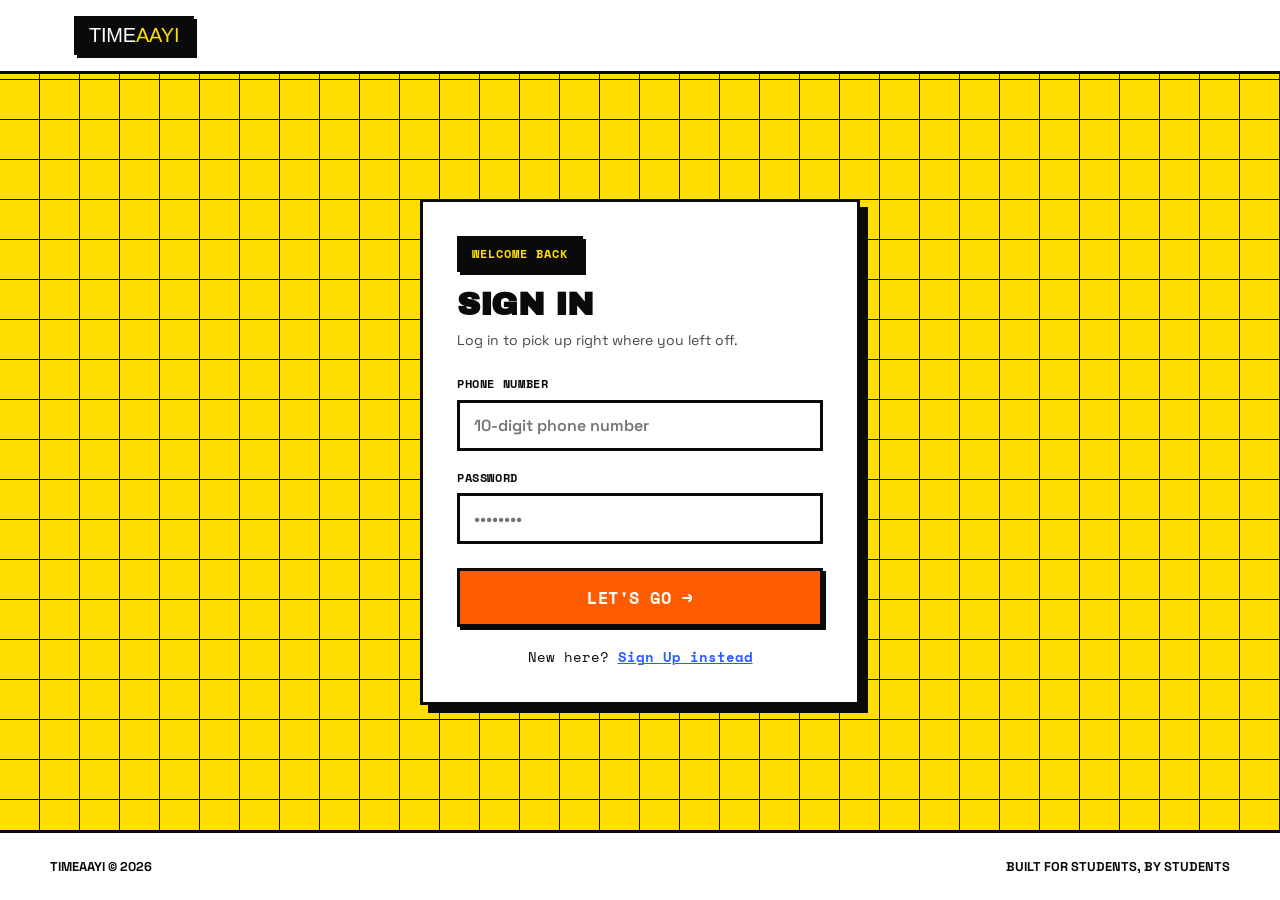
<file: signin.html>
<!DOCTYPE html>
<html lang="en">
<head>
<meta charset="UTF-8">
<meta name="viewport" content="width=device-width, initial-scale=1.0">
<link rel="icon" type="image/png" href="logo.png">
<title>Sign In — Timeaayi</title>
<link rel="preconnect" href="https://fonts.googleapis.com">
<link href="https://fonts.googleapis.com/css2?family=Archivo+Black&family=Space+Grotesk:wght@400;500;600;700&family=Space+Mono:wght@400;700&display=swap" rel="stylesheet">
<link rel="stylesheet" href="assets/css/main.css">
<style>
  body {
    background: var(--yellow);
    background-image:
      linear-gradient(var(--black) 1px, transparent 1px),
      linear-gradient(90deg, var(--black) 1px, transparent 1px);
    background-size: 40px 40px;
    background-position: -1px -1px;
    background-attachment: fixed;
    min-height: 100vh;
    display: flex;
    flex-direction: column;
  }

  .page-body {
    flex: 1;
    display: flex;
    align-items: center;
    justify-content: center;
    padding: 40px 24px;
  }

  .auth-container {
    background: var(--white);
    border: var(--border);
    box-shadow: var(--shadow-lg);
    width: 100%;
    max-width: 440px;
    padding: 34px;
  }

  .eyebrow {
    font-family: 'Space Mono', monospace;
    font-size: 12px;
    font-weight: 700;
    letter-spacing: 0.08em;
    text-transform: uppercase;
    background: var(--black);
    color: var(--yellow);
    display: inline-block;
    padding: 6px 12px;
    margin-bottom: 16px;
    border: var(--border);
    box-shadow: var(--shadow-sm);
  }

  h2 { font-size: 2rem; margin-bottom: 8px; }
  .auth-container > p.sub { font-size: 14px; margin-bottom: 24px; opacity: 0.75; }

  .form-group { margin-bottom: 18px; display: flex; flex-direction: column; }

  label {
    text-transform: uppercase;
    font-size: 0.78rem;
    font-weight: 700;
    font-family: 'Space Mono', monospace;
    letter-spacing: 0.05em;
    margin-bottom: 6px;
  }

  input {
    padding: 12px 14px;
    font-size: 1rem;
    font-family: 'Space Grotesk', sans-serif;
    font-weight: 600;
    border: 3px solid var(--black);
    background: var(--white);
    outline: none;
  }
  input:focus { background: #FAFAFA; box-shadow: 3px 3px 0px var(--black); }

  .btn-submit {
    margin-top: 6px;
    font-size: 1.05rem;
    padding: 14px;
  }

  .toggle-text {
    margin-top: 20px;
    text-align: center;
    font-size: 0.85rem;
    font-family: 'Space Mono', monospace;
  }
  .toggle-link { color: var(--blue); text-decoration: underline; font-weight: 700; }

  .last-login-note {
    margin-top: 16px;
    font-family: 'Space Mono', monospace;
    font-size: 12px;
    text-align: center;
    opacity: 0.7;
  }
</style>
</head>
<body>
  <header class="site-header">
    <nav class="site-nav">
      <a href="index.html" class="site-logo brand">time<span>aayi</span></a>
    </nav>
  </header>

  <div class="page-body">
    <div class="auth-container">
      <span class="eyebrow">Welcome back</span>
      <h2>Sign In</h2>
      <p class="sub">Log in to pick up right where you left off.</p>

      <div class="form-banner error" id="formError">Something went wrong</div>

      <form id="signInForm" novalidate>
        <div class="form-group">
          <label for="signInPhone">Phone Number</label>
          <input type="tel" id="signInPhone" placeholder="10-digit phone number" autocomplete="tel" required>
          <div class="field-error" id="signInPhoneError">Enter a valid 10-digit phone number</div>
        </div>

        <div class="form-group">
          <label for="signInPassword">Password</label>
          <input type="password" id="signInPassword" placeholder="••••••••" autocomplete="current-password" required>
          <div class="field-error" id="signInPasswordError">Password is required</div>
        </div>

        <button type="submit" class="btn btn-primary btn-block btn-submit" id="signInBtn">Let's Go →</button>

        <p class="toggle-text">New here? <a href="signup.html" class="toggle-link">Sign Up instead</a></p>
      </form>
    </div>
  </div>

  <footer class="site-footer">
    <div class="footer-inner">
      <span>Timeaayi © 2026</span>
      <span>Built for students, by students</span>
    </div>
  </footer>

<script src="assets/js/app.js"></script>
  
<script>
  const form = document.getElementById('signInForm');
  const phoneInput = document.getElementById('signInPhone');
  const passwordInput = document.getElementById('signInPassword');
  const phoneError = document.getElementById('signInPhoneError');
  const passwordError = document.getElementById('signInPasswordError');
  const formError = document.getElementById('formError');
  const submitBtn = document.getElementById('signInBtn');
  const phoneRegex = /^\d{10}$/;

  // If already logged in, no need to sign in again.
  if (TimeaayiAuth.isLoggedIn()) {
    window.location.href = 'select-course.html';
  }

  function showError(el) { el.classList.add('show'); }
  function hideError(el) { el.classList.remove('show'); }

  form.addEventListener('submit', async (e) => {
    e.preventDefault();
    hideError(formError);

    let isValid = true;
    if (!phoneRegex.test(phoneInput.value.trim())) { showError(phoneError); isValid = false; } else { hideError(phoneError); }
    if (!passwordInput.value) { showError(passwordError); isValid = false; } else { hideError(passwordError); }
    if (!isValid) return;

    submitBtn.disabled = true;
    submitBtn.textContent = 'Signing in…';

    try {
      const res = await fetch(`${TIMEAAYI_CONFIG.API_BASE_URL}/auth/login`, {
        method: 'POST',
        headers: { 'Content-Type': 'application/json' },
        body: JSON.stringify({
          phone: phoneInput.value.trim(),
          password: passwordInput.value,
        }),
      });

      const data = await res.json();

      if (!res.ok) {
        formError.textContent = data.message || 'Sign in failed. Check your details and try again.';
        showError(formError);
        return;
      }

      TimeaayiAuth.saveSession(data.token, data.user);

      const nextUrl = new URLSearchParams(window.location.search).get('next');
      window.location.href = nextUrl || 'select-course.html';
    } catch (err) {
      console.error(err);
      formError.textContent = 'Could not reach the server. Is the backend running?';
      showError(formError);
    } finally {
      submitBtn.disabled = false;
      submitBtn.textContent = "Let's Go →";
    }
  });
</script>
</body>
</html>
</file>
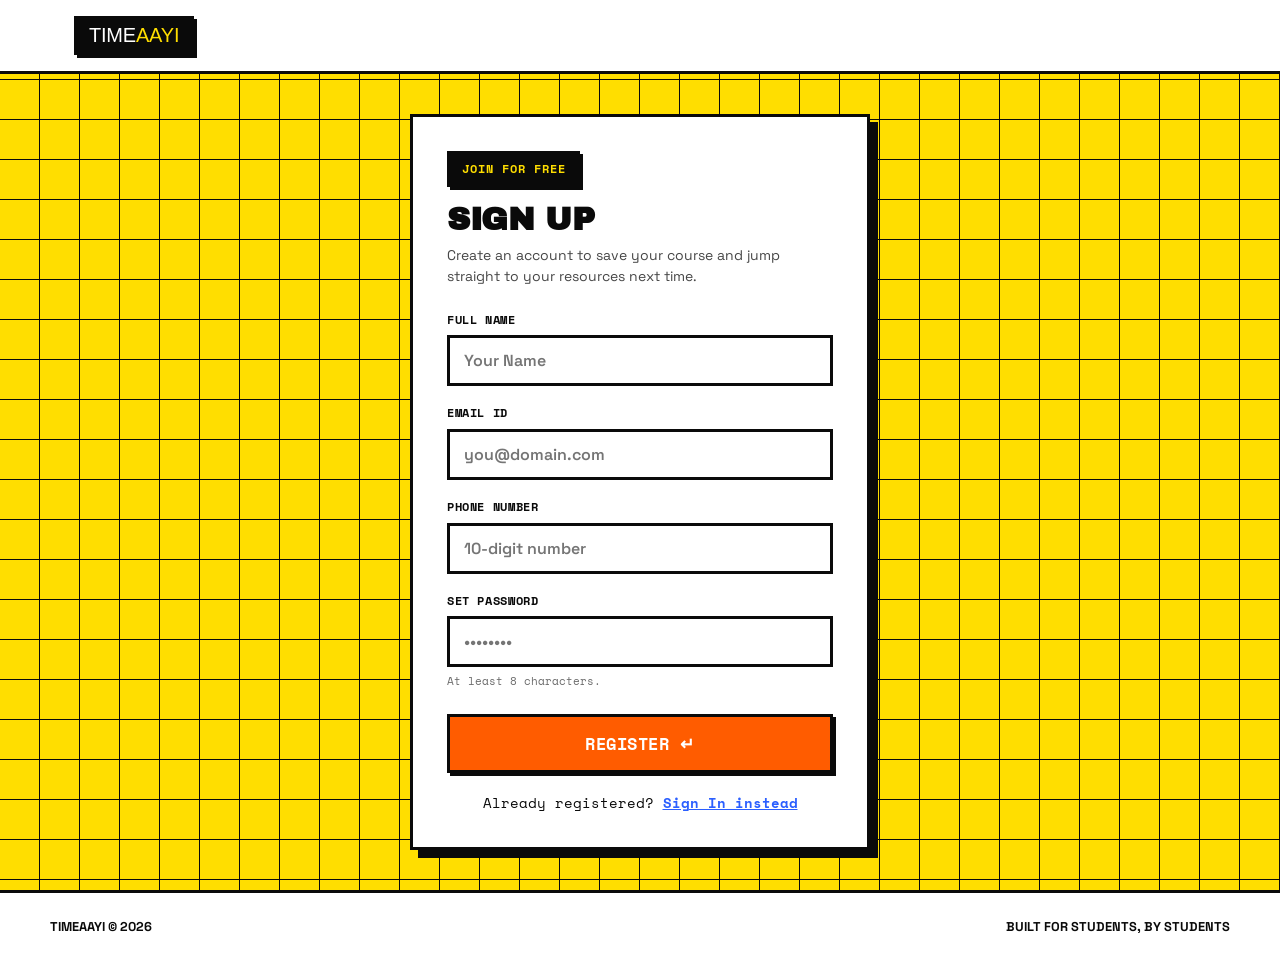
<file: signup.html>
<!DOCTYPE html>
<html lang="en">
<head>
<meta charset="UTF-8">
<meta name="viewport" content="width=device-width, initial-scale=1.0">
<title>Sign Up — Timeaayi</title>
<link rel="icon" type="image/png" href="logo.png">
<link rel="preconnect" href="https://fonts.googleapis.com">
<link href="https://fonts.googleapis.com/css2?family=Archivo+Black&family=Space+Grotesk:wght@400;500;600;700&family=Space+Mono:wght@400;700&display=swap" rel="stylesheet">
<link rel="stylesheet" href="assets/css/main.css">
<style>
  body {
    background: var(--yellow);
    background-image:
      linear-gradient(var(--black) 1px, transparent 1px),
      linear-gradient(90deg, var(--black) 1px, transparent 1px);
    background-size: 40px 40px;
    background-position: -1px -1px;
    background-attachment: fixed;
    min-height: 100vh;
    display: flex;
    flex-direction: column;
  }

  .page-body {
    flex: 1;
    display: flex;
    align-items: center;
    justify-content: center;
    padding: 40px 24px;
  }

  .auth-container {
    background: var(--white);
    border: var(--border);
    box-shadow: var(--shadow-lg);
    width: 100%;
    max-width: 460px;
    padding: 34px;
  }

  .eyebrow {
    font-family: 'Space Mono', monospace;
    font-size: 12px;
    font-weight: 700;
    letter-spacing: 0.08em;
    text-transform: uppercase;
    background: var(--black);
    color: var(--yellow);
    display: inline-block;
    padding: 6px 12px;
    margin-bottom: 16px;
    border: var(--border);
    box-shadow: var(--shadow-sm);
  }

  h2 { font-size: 2rem; margin-bottom: 8px; }
  .auth-container > p.sub { font-size: 14px; margin-bottom: 24px; opacity: 0.75; }

  .form-group { margin-bottom: 18px; display: flex; flex-direction: column; }

  label {
    text-transform: uppercase;
    font-size: 0.78rem;
    font-weight: 700;
    font-family: 'Space Mono', monospace;
    letter-spacing: 0.05em;
    margin-bottom: 6px;
  }

  input {
    padding: 12px 14px;
    font-size: 1rem;
    font-family: 'Space Grotesk', sans-serif;
    font-weight: 600;
    border: 3px solid var(--black);
    background: var(--white);
    outline: none;
  }
  input:focus { background: #FAFAFA; box-shadow: 3px 3px 0px var(--black); }

  .hint-text { font-size: 11px; font-family: 'Space Mono', monospace; opacity: 0.6; margin-top: 6px; }

  .btn-submit { margin-top: 6px; font-size: 1.05rem; padding: 14px; }

  .toggle-text { margin-top: 20px; text-align: center; font-size: 0.85rem; font-family: 'Space Mono', monospace; }
  .toggle-link { color: var(--blue); text-decoration: underline; font-weight: 700; }
</style>
</head>
<body>
  <header class="site-header">
    <nav class="site-nav">
      <a href="index.html" class="site-logo brand">time<span>aayi</span></a>
    </nav>
  </header>

  <div class="page-body">
    <div class="auth-container">
      <span class="eyebrow">Join for free</span>
      <h2>Sign Up</h2>
      <p class="sub">Create an account to save your course and jump straight to your resources next time.</p>

      <div class="form-banner error" id="formError">Something went wrong</div>

      <form id="signUpForm" novalidate>
        <div class="form-group">
          <label for="signUpName">Full Name</label>
          <input type="text" id="signUpName" placeholder="Your Name" autocomplete="name" required>
          <div class="field-error" id="signUpNameError">Enter your name</div>
        </div>

        <div class="form-group">
          <label for="signUpEmail">Email ID</label>
          <input type="text" id="signUpEmail" placeholder="you@domain.com" autocomplete="email" required>
          <div class="field-error" id="signUpEmailError">Please enter a valid email address</div>
        </div>

        <div class="form-group">
          <label for="signUpPhone">Phone Number</label>
          <input type="tel" id="signUpPhone" placeholder="10-digit number" autocomplete="tel" required>
          <div class="field-error" id="signUpPhoneError">Invalid phone number (requires 10 digits)</div>
        </div>

        <div class="form-group">
          <label for="signUpPassword">Set Password</label>
          <input type="password" id="signUpPassword" placeholder="••••••••" autocomplete="new-password" required>
          <p class="hint-text">At least 8 characters.</p>
          <div class="field-error" id="signUpPasswordError">Password must be at least 8 characters</div>
        </div>

        <button type="submit" class="btn btn-primary btn-block btn-submit" id="signUpBtn">Register ↵</button>

        <p class="toggle-text">Already registered? <a href="signin.html" class="toggle-link">Sign In instead</a></p>
      </form>
    </div>
  </div>

  <footer class="site-footer">
    <div class="footer-inner">
      <span>Timeaayi © 2026</span>
      <span>Built for students, by students</span>
    </div>
  </footer>

<script src="assets/js/app.js"></script>
  
<script>
  const form = document.getElementById('signUpForm');
  const nameInput = document.getElementById('signUpName');
  const emailInput = document.getElementById('signUpEmail');
  const phoneInput = document.getElementById('signUpPhone');
  const passwordInput = document.getElementById('signUpPassword');

  const nameError = document.getElementById('signUpNameError');
  const emailError = document.getElementById('signUpEmailError');
  const phoneError = document.getElementById('signUpPhoneError');
  const passwordError = document.getElementById('signUpPasswordError');
  const formError = document.getElementById('formError');
  const submitBtn = document.getElementById('signUpBtn');

  const emailRegex = /^[^\s@]+@[^\s@]+\.[^\s@]+$/;
  const phoneRegex = /^\d{10}$/;

  if (TimeaayiAuth.isLoggedIn()) {
    window.location.href = 'select-course.html';
  }

  function showError(el) { el.classList.add('show'); }
  function hideError(el) { el.classList.remove('show'); }

  form.addEventListener('submit', async (e) => {
    e.preventDefault();
    hideError(formError);

    let isValid = true;
    if (!nameInput.value.trim()) { showError(nameError); isValid = false; } else { hideError(nameError); }
    if (!emailRegex.test(emailInput.value.trim())) { showError(emailError); isValid = false; } else { hideError(emailError); }
    if (!phoneRegex.test(phoneInput.value.trim())) { showError(phoneError); isValid = false; } else { hideError(phoneError); }
    if (passwordInput.value.length < 8) { showError(passwordError); isValid = false; } else { hideError(passwordError); }
    if (!isValid) return;

    submitBtn.disabled = true;
    submitBtn.textContent = 'Creating account…';

    try {
      const res = await fetch(`${TIMEAAYI_CONFIG.API_BASE_URL}/auth/signup`, {
        method: 'POST',
        headers: { 'Content-Type': 'application/json' },
        body: JSON.stringify({
          name: nameInput.value.trim(),
          email: emailInput.value.trim(),
          phone: phoneInput.value.trim(),
          password: passwordInput.value,
        }),
      });

      const data = await res.json();

      if (!res.ok) {
        formError.textContent = data.message || 'Could not create your account. Try again.';
        showError(formError);
        return;
      }

      TimeaayiAuth.saveSession(data.token, data.user);
      window.location.href = 'select-course.html';
    } catch (err) {
      console.error(err);
      formError.textContent = 'Could not reach the server. Is the backend running?';
      showError(formError);
    } finally {
      submitBtn.disabled = false;
      submitBtn.textContent = 'Register ↵';
    }
  });
</script>
</body>
</html>
</file>
<file: assets/css/main.css>
/* ============================================================
   TIMEAAYI — SHARED NEO-BRUTALISM DESIGN SYSTEM
   Loaded by every page. Page-specific styles live in each
   page's own <style> block and build on these tokens.
   ============================================================ */

:root {
  --black: #0a0a0a;
  --white: #ffffff;
  --yellow: #ffde00;
  --blue: #2b5fff;
  --orange: #ff5c00;
  --pink: #ff3ea5;
  --gray: #f2f0e9;

  --border: 3px solid var(--black);
  --border-thick: 4px solid var(--black);
  --shadow-sm: 3px 3px 0px var(--black);
  --shadow-md: 5px 5px 0px var(--black);
  --shadow-lg: 8px 8px 0px var(--black);
}

* { box-sizing: border-box; margin: 0; padding: 0; }

html { scroll-behavior: smooth; }

body {
  font-family: 'Space Grotesk', sans-serif;
  color: var(--black);
  line-height: 1.5;
}

h1, h2, h3, .brand {
  font-family: 'Archivo Black', sans-serif;
  text-transform: uppercase;
  letter-spacing: -0.01em;
  line-height: 1.05;
}

a { color: inherit; }

:focus-visible {
  outline: 3px solid var(--blue);
  outline-offset: 3px;
}

@media (prefers-reduced-motion: reduce) {
  html { scroll-behavior: auto; }
  * { animation-duration: 0.001ms !important; animation-iteration-count: 1 !important; transition-duration: 0.001ms !important; }
}

/* ---------- Shared site header / nav ---------- */
.site-header {
  background: var(--white);
  border-bottom: var(--border);
  position: sticky;
  top: 0;
  z-index: 50;
}

.site-nav {
  max-width: 1180px;
  margin: 0 auto;
  display: flex;
  align-items: center;
  justify-content: space-between;
  gap: 16px;
  padding: 16px 24px;
}

.site-logo {
  font-family: 'Anton', sans-serif;
  font-size: 20px;
  text-decoration: none;
  color: var(--white);
  background: var(--black);
  padding: 6px 12px;
  border: var(--border);
  box-shadow: var(--shadow-sm);
  white-space: nowrap;
}
.site-logo span { color: var(--yellow); }

.nav-links {
  display: flex;
  gap: 28px;
  list-style: none;
  font-weight: 700;
  font-size: 0.85rem;
  text-transform: uppercase;
  letter-spacing: 0.04em;
}

.nav-links a { text-decoration: none; position: relative; padding-bottom: 2px; }
.nav-links a::after {
  content: "";
  position: absolute;
  left: 0; bottom: -3px;
  width: 0%;
  height: 3px;
  background: var(--orange);
  transition: width 0.15s ease;
}
.nav-links a:hover::after, .nav-links a:focus-visible::after { width: 100%; }

.auth-buttons { display: flex; gap: 12px; flex-shrink: 0; align-items: center; }

/* ---------- Shared buttons ---------- */
.btn {
  font-family: 'Space Mono', monospace;
  font-weight: 700;
  font-size: 0.85rem;
  text-transform: uppercase;
  letter-spacing: 0.03em;
  padding: 10px 18px;
  border: var(--border);
  background: var(--white);
  box-shadow: var(--shadow-sm);
  cursor: pointer;
  transition: transform 0.1s ease, box-shadow 0.1s ease;
  text-decoration: none;
  display: inline-block;
  color: var(--black);
}
.btn:hover { transform: translate(-2px, -2px); box-shadow: 6px 6px 0px var(--black); }
.btn:active { transform: translate(2px, 2px); box-shadow: 1px 1px 0px var(--black); }
.btn:disabled { cursor: not-allowed; opacity: 0.5; transform: none; box-shadow: var(--shadow-sm); }

.btn-primary { background: var(--orange); color: var(--white); }
.btn-block { width: 100%; text-align: center; }

.menu-toggle {
  display: none;
  border: var(--border);
  background: var(--white);
  box-shadow: var(--shadow-sm);
  width: 42px;
  height: 42px;
  font-size: 1.2rem;
  font-weight: 700;
  cursor: pointer;
}

/* ---------- Shared footer ---------- */
.site-footer {
  border-top: var(--border);
  background: var(--white);
  padding: 24px;
}
.footer-inner {
  max-width: 1180px;
  margin: 0 auto;
  display: flex;
  justify-content: space-between;
  align-items: center;
  flex-wrap: wrap;
  gap: 12px;
  font-size: 0.8rem;
  font-weight: 700;
  text-transform: uppercase;
}

/* ---------- Shared form banner (errors / success) ---------- */
.form-banner {
  display: none;
  font-family: 'Space Mono', monospace;
  font-size: 13px;
  font-weight: 700;
  text-transform: uppercase;
  padding: 12px 14px;
  border: 2px solid var(--black);
  margin-bottom: 18px;
}
.form-banner.error { background: var(--black); color: var(--orange); }
.form-banner.success { background: var(--black); color: var(--yellow); }
.form-banner.show { display: block; }

.field-error {
  background: var(--black);
  color: var(--orange);
  padding: 5px 10px;
  font-size: 0.75rem;
  font-family: 'Space Mono', monospace;
  border: 2px solid var(--black);
  margin-top: 6px;
  display: none;
  text-transform: uppercase;
}
.field-error.show { display: block; }

@media (max-width: 720px) {
  .nav-links, .auth-buttons { display: none; }
  .menu-toggle { display: block; }
  .site-nav.open .nav-links {
    display: flex;
    flex-direction: column;
    position: absolute;
    top: 100%;
    left: 0;
    right: 0;
    background: var(--white);
    border-top: var(--border);
    border-bottom: var(--border);
    padding: 20px 24px;
    gap: 18px;
  }
  .site-nav.open .auth-buttons {
    display: flex;
    flex-direction: column;
    align-items: stretch;
    position: absolute;
    top: calc(100% + 168px);
    left: 0;
    right: 0;
    background: var(--white);
    padding: 0 24px 20px;
    border-bottom: var(--border);
  }
}
</file>
